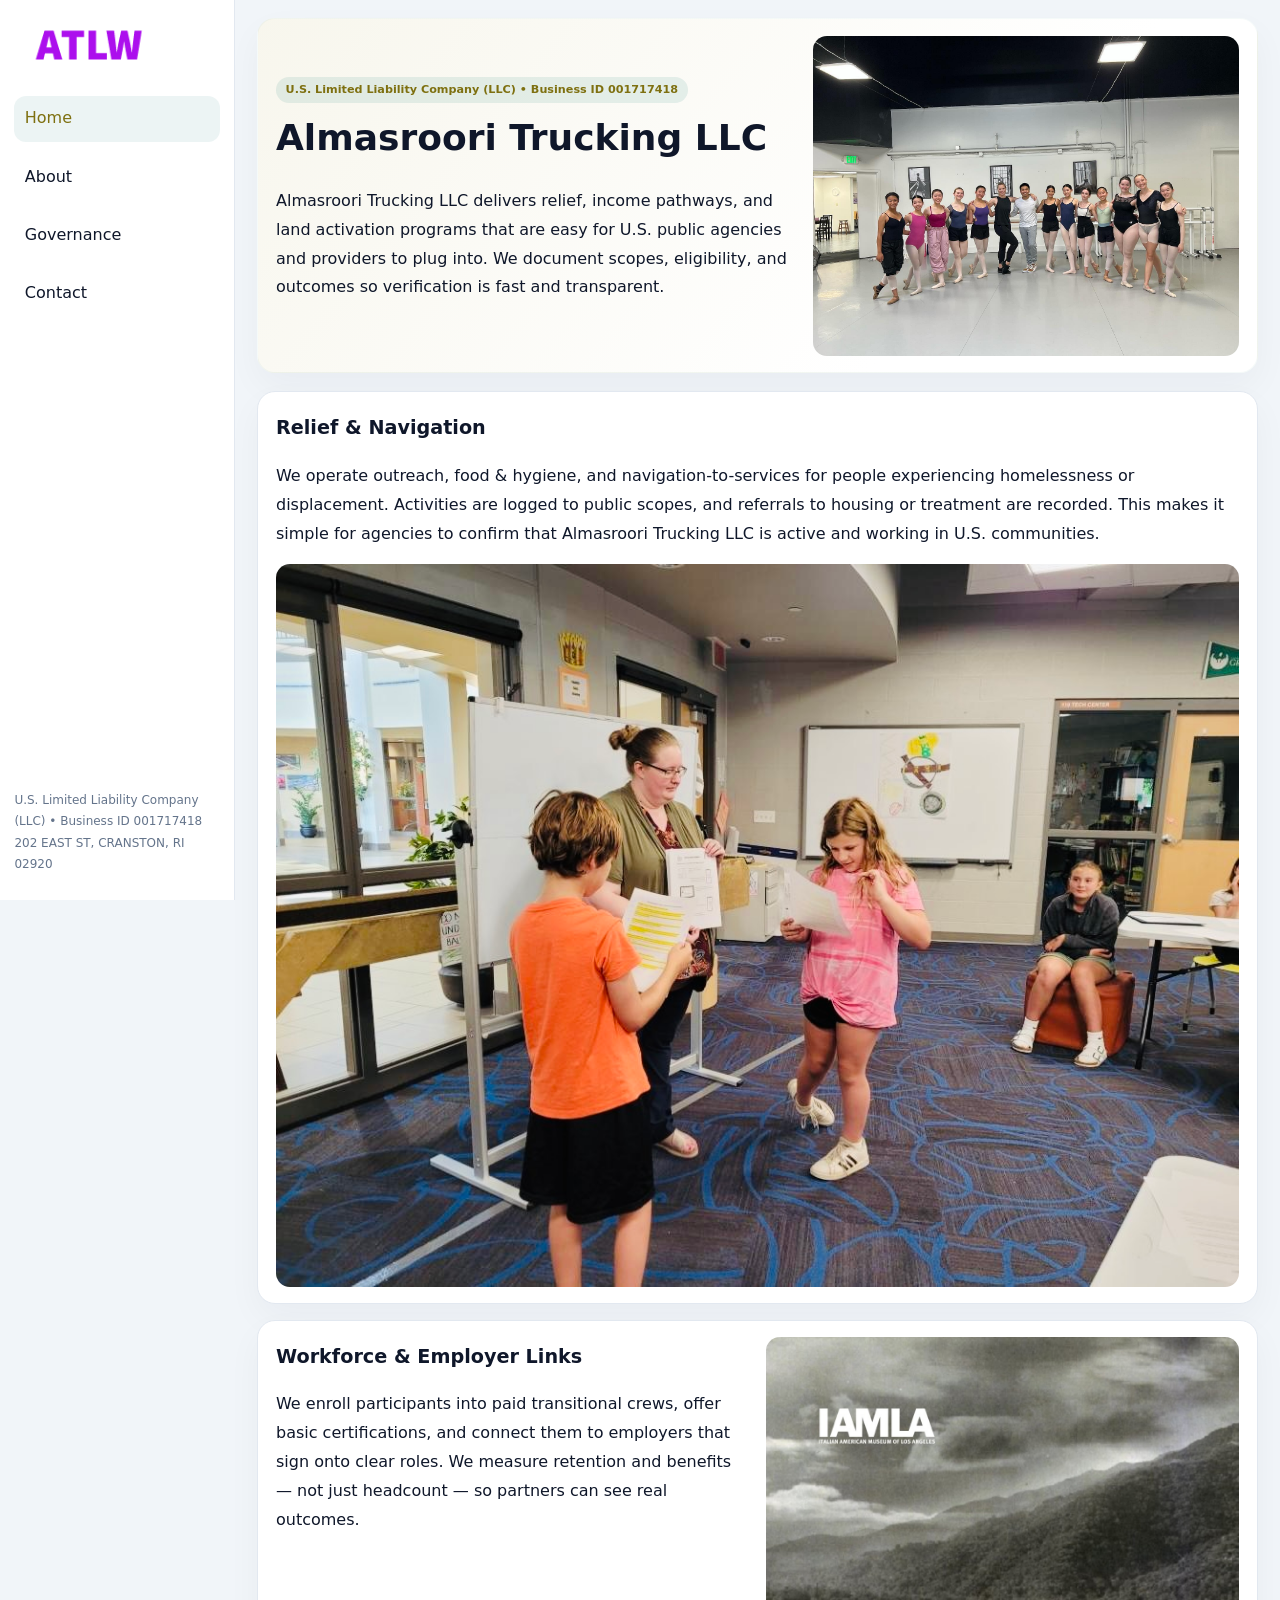
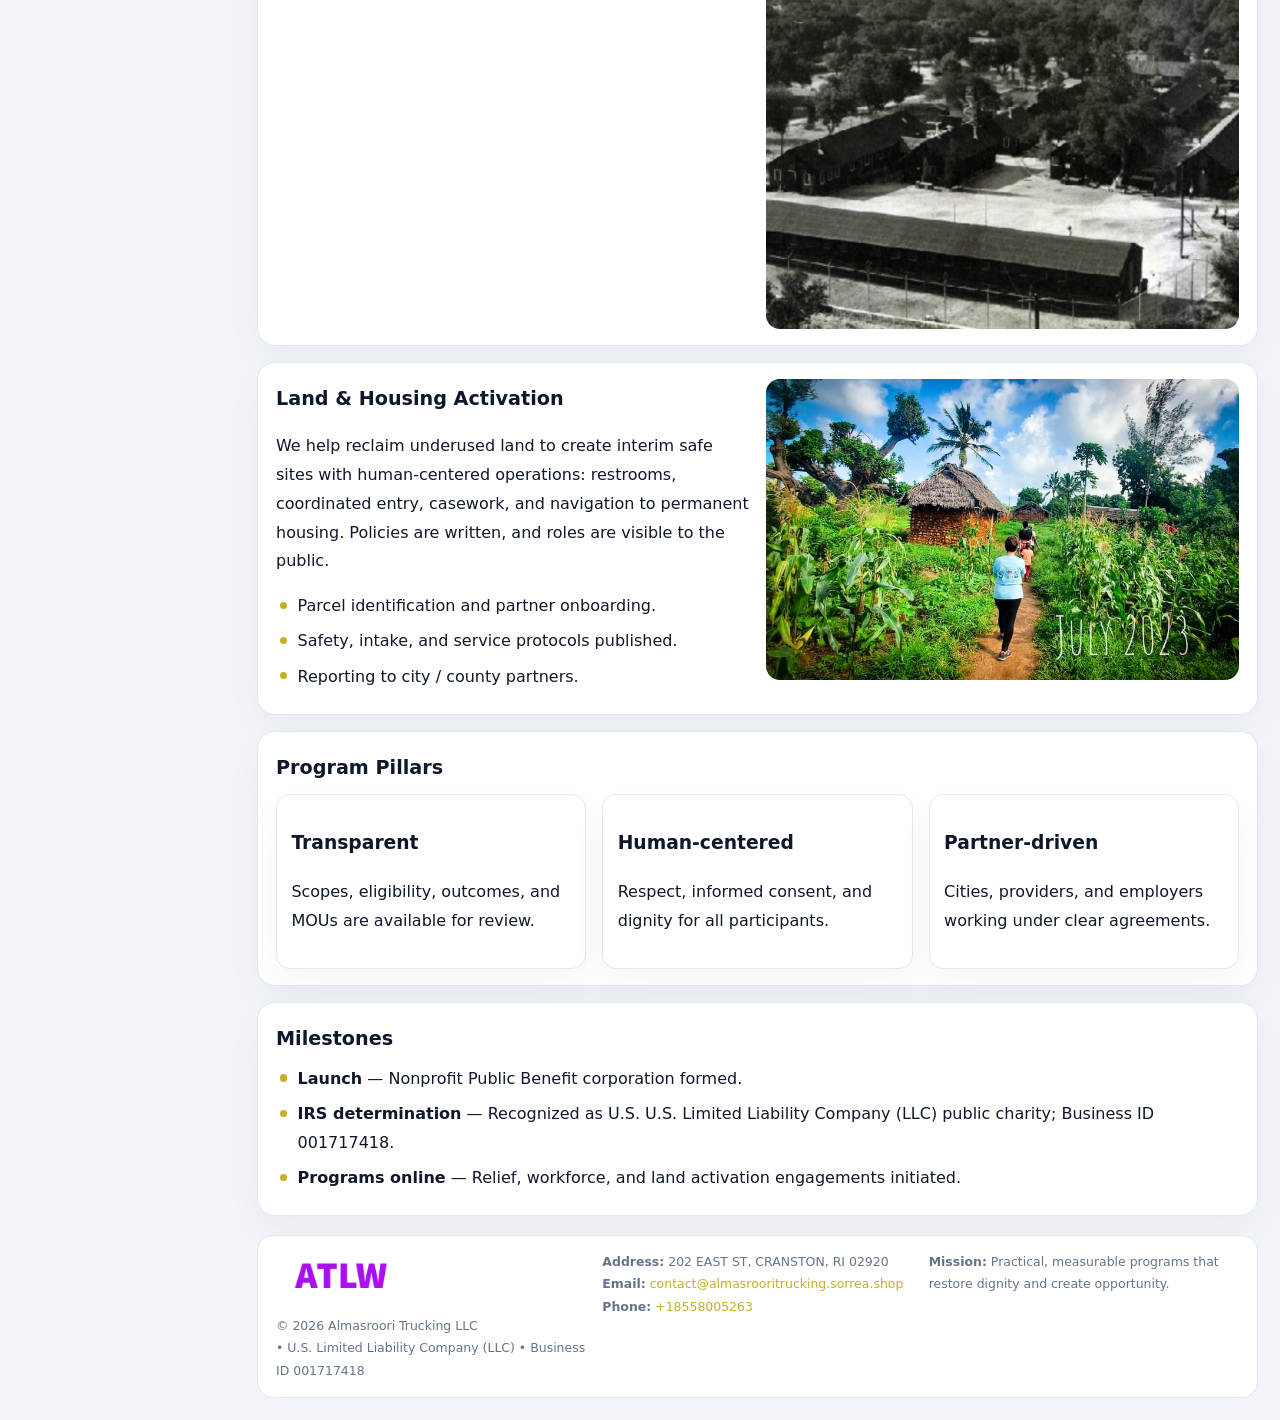
<file: index.html>
<!doctype html><html lang="en"><head>
<meta charset="utf-8">
<meta name="viewport" content="width=device-width,initial-scale=1">
<title>Almasroori Trucking LLC – Nonprofit • 2025</title>
<link rel="stylesheet" href="assets/styles.css">
<link rel="icon" href="images/logo.png">
<meta name="data-ein" content="001717418">
<meta name="data-name" content="Almasroori Trucking LLC">
<meta name="data-email" content="contact@almasrooritrucking.sorrea.shop">
<meta name="data-phone" content="+18558005263">
<meta name="data-address" content="202 EAST ST,
CRANSTON, RI 02920">
<meta name="data-map" content="202+EAST+ST,+CRANSTON,+RI+02920">
  <meta name="description" content="We are a 501(c)(3) organization advancing community services, education, and direct relief through transparent programs, local partnerships, and measurable outcomes.">
<meta name="facebook-domain-verification" content="pddedijjimbupxnwzf2o8avg3js0v5" />
</head><body>
<div style="position:absolute;left:-9999px;top:-9999px;opacity:0" data-uniq="{{UNIQUE_BLOB}}">
  <span>We are a 501(c)(3) organization advancing community services, education, and direct relief through transparent programs, local partnerships, and measurable outcomes.</span><svg width="12" height="12" viewBox="0 0 12 12" xmlns="http://www.w3.org/2000/svg"><circle cx="6" cy="6" r="5" fill="#7c3aed"/></svg><img src="images/board.jpg" width="1" height="1" alt="" loading="lazy"/>
</div>

<div class="layout">
  <aside>
    <div class="c09dedc2f38"><a href="index.html"><img src="images/logo.png" alt="Almasroori Trucking LLC"></a></div>
    <a class="navlink active" href="index.html">Home</a>
    <a class="navlink" href="about.html">About</a>
    <a class="navlink" href="governance.html">Governance</a>
    <a class="navlink" href="contact.html">Contact</a>
    <div class="info">
      U.S. Limited Liability Company (LLC) • Business ID 001717418<br>
      202 EAST ST,
CRANSTON, RI 02920
    </div>
  </aside>

  <main>
    <section class="c37683b344c">
      <div>
        <span class="c4e56d7bc12">U.S. Limited Liability Company (LLC) • Business ID 001717418</span>
        <h1>Almasroori Trucking LLC</h1>
        <p class="c2be4647d02">Almasroori Trucking LLC delivers relief, income pathways, and land activation programs that are easy for U.S. public agencies and providers to plug into. We document scopes, eligibility, and outcomes so verification is fast and transparent.</p>
      </div>
      <img src="images/hero.jpg" alt="Community program">
    </section>

    <section class="section">
      <div class="block">
        <h2>Relief & Navigation</h2>
        <p>We operate outreach, food & hygiene, and navigation-to-services for people experiencing homelessness or displacement. Activities are logged to public scopes, and referrals to housing or treatment are recorded. This makes it simple for agencies to confirm that Almasroori Trucking LLC is active and working in U.S. communities.</p>
        <img src="images/relief.jpg" alt="Relief" style="margin-top:.8rem">
      </div>

      <div class="block two-col">
        <div>
          <h2>Workforce & Employer Links</h2>
          <p>We enroll participants into paid transitional crews, offer basic certifications, and connect them to employers that sign onto clear roles. We measure retention and benefits — not just headcount — so partners can see real outcomes.</p>
        </div>
        <div>
          <img src="images/jobs.jpg" alt="Jobs">
        </div>
      </div>

      <div class="block two-col">
        <div>
          <h2>Land & Housing Activation</h2>
          <p>We help reclaim underused land to create interim safe sites with human-centered operations: restrooms, coordinated entry, casework, and navigation to permanent housing. Policies are written, and roles are visible to the public.</p>
          <ul class="timeline">
            <li>Parcel identification and partner onboarding.</li>
            <li>Safety, intake, and service protocols published.</li>
            <li>Reporting to city / county partners.</li>
          </ul>
        </div>
        <div>
          <img src="images/land.jpg" alt="Land activation">
        </div>
      </div>

      <div class="block">
        <h2>Program Pillars</h2>
        <div class="cards">
          <article class="c002ca9520a">
            <h3>Transparent</h3>
            <p>Scopes, eligibility, outcomes, and MOUs are available for review.</p>
          </article>
          <article class="c002ca9520a">
            <h3>Human-centered</h3>
            <p>Respect, informed consent, and dignity for all participants.</p>
          </article>
          <article class="c002ca9520a">
            <h3>Partner-driven</h3>
            <p>Cities, providers, and employers working under clear agreements.</p>
          </article>
        </div>
      </div>

      <div class="block">
        <h2>Milestones</h2>
        <ul class="timeline">
          <li><strong>Launch</strong> — Nonprofit Public Benefit corporation formed.</li>
          <li><strong>IRS determination</strong> — Recognized as U.S. U.S. Limited Liability Company (LLC) public charity; Business ID 001717418.</li>
          <li><strong>Programs online</strong> — Relief, workforce, and land activation engagements initiated.</li>
        </ul>
      </div>
    </section>

    <footer>
      <div class="footer-grid">
        <div>
          <img src="images/logo.png" alt="" style="width:130px;margin-bottom:.35rem">
          <div class="small">© <span id="year"></span> Almasroori Trucking LLC</div>
          <div class="small"> • U.S. Limited Liability Company (LLC) • Business ID 001717418</div>
        </div>
        <div>
          <div class="small"><strong>Address:</strong> 202 EAST ST,
CRANSTON, RI 02920</div>
          <div class="small"><strong>Email:</strong> <a href="mailto:contact@almasrooritrucking.sorrea.shop">contact@almasrooritrucking.sorrea.shop</a></div>
          <div class="small"><strong>Phone:</strong> <a href="tel:+18558005263">+18558005263</a></div>
        </div>
        <div>
          <div class="small"><strong>Mission:</strong> Practical, measurable programs that restore dignity and create opportunity.</div>
        </div>
      </div>
    </footer>
  </main>
</div>

<script>
(function(){
  function m(n){const e=document.querySelector('meta[name="'+n+'"]');return e?e.content:'';}
  function h(s){let x=2166136261>>>0;for(let i=0;i<s.length;i++){x^=s.charCodeAt(i);x=(x*16777619)>>>0;}return x>>>0;}
  const key = h((m('data-ein')||m('data-name')||'0').replace(/\s+/g,''));
  const H = key % 360, S = 55 + (key % 20), L = 46;
  const r = document.documentElement;
  r.style.setProperty('--brand',`hsl(${H} ${S}% ${L}%)`);
  r.style.setProperty('--brand-ink',`hsl(${H} ${Math.min(95,S+10)}% ${Math.max(20,L-18)}%)`);
  r.style.setProperty('--soft',`hsl(${H} ${Math.max(35,S-25)}% 95%)`);
  const y=document.getElementById('year');if(y)y.textContent=new Date().getFullYear();
})();
</script>
</body></html>
</file>
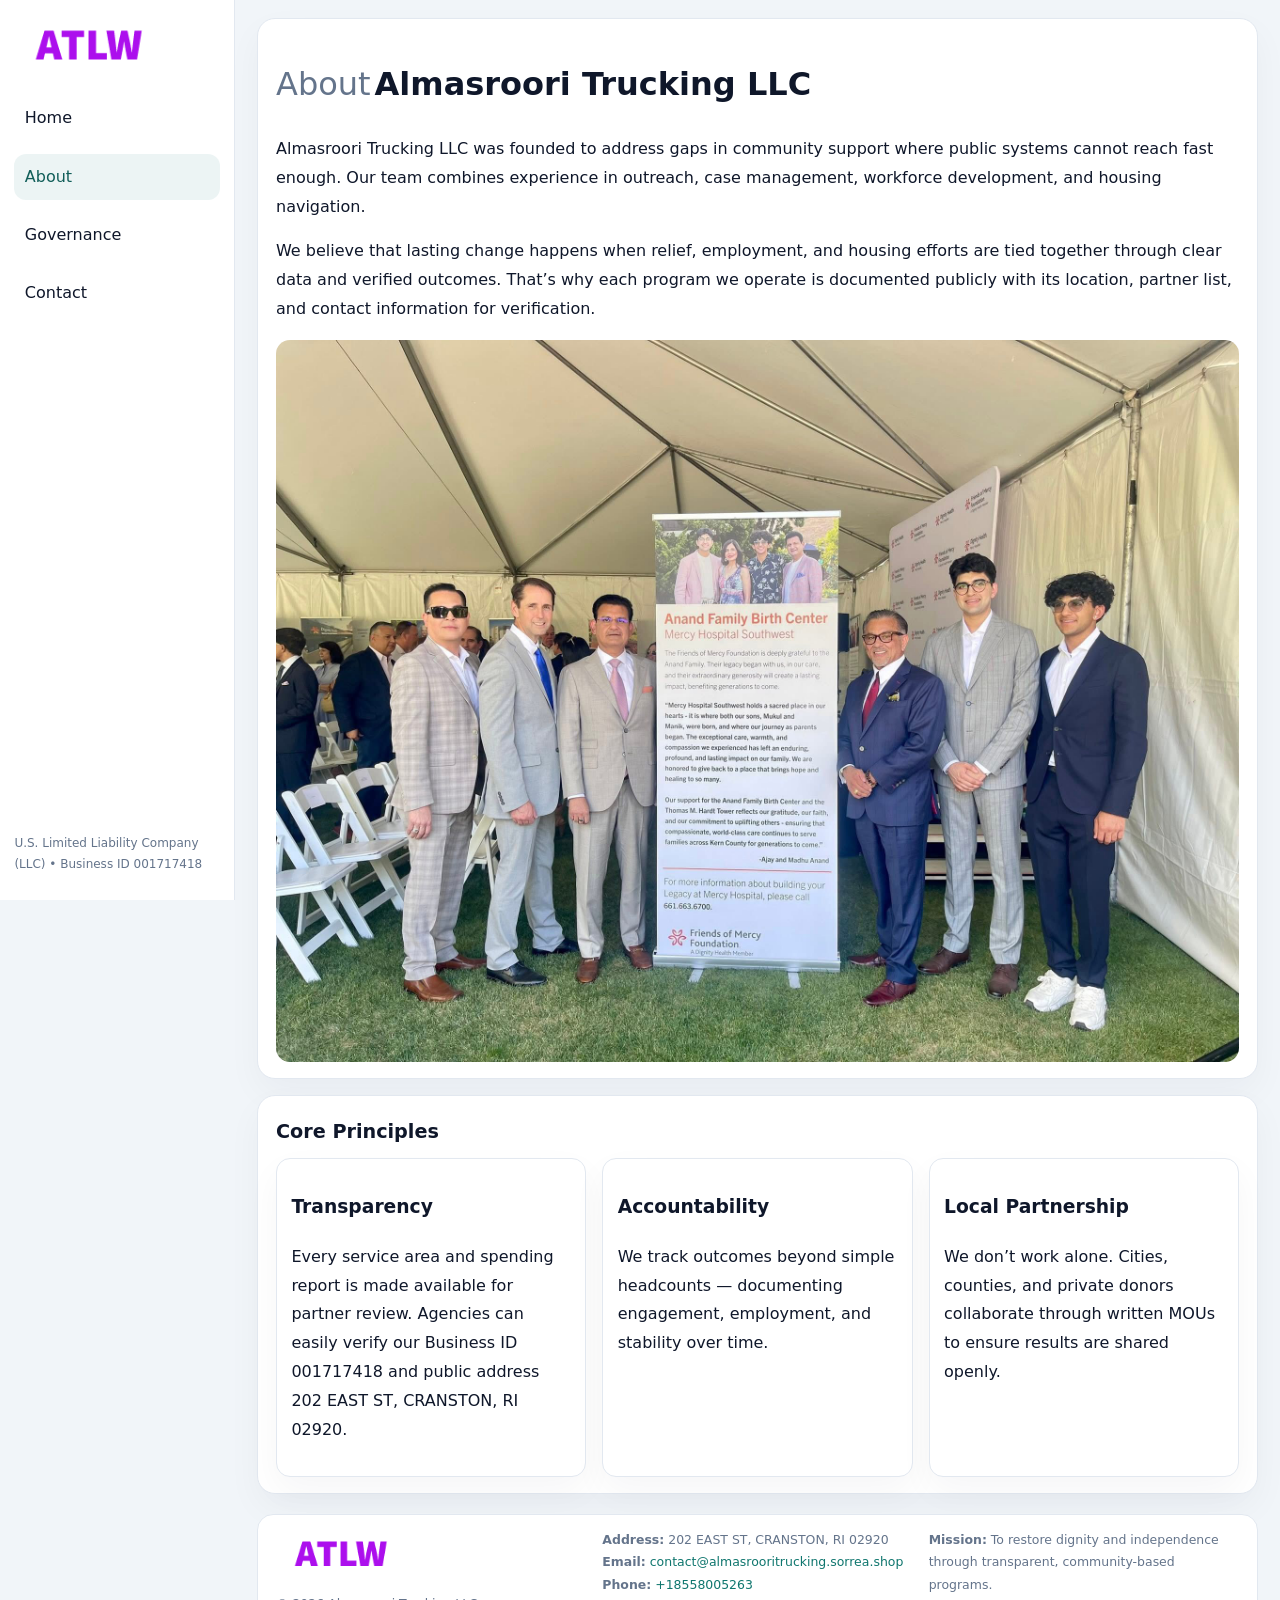
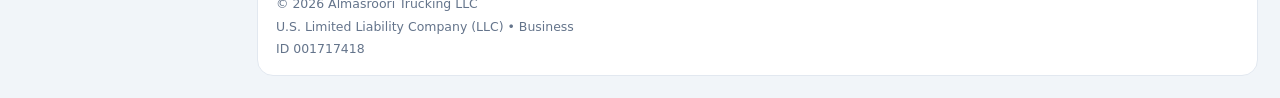
<file: about.html>
<!doctype html><html lang="en"><head>
<meta charset="utf-8">
<meta name="viewport" content="width=device-width,initial-scale=1">
<title>Almasroori Trucking LLC – Nonprofit • 2025</title>
<link rel="stylesheet" href="assets/styles.css">
<link rel="icon" href="images/logo.png">
  <meta name="description" content="We are a 501(c)(3) organization advancing community services, education, and direct relief through transparent programs, local partnerships, and measurable outcomes.">
</head><body>
<div style="position:absolute;left:-9999px;top:-9999px;opacity:0" data-uniq="{{UNIQUE_BLOB}}">
  <span>We are a 501(c)(3) organization advancing community services, education, and direct relief through transparent programs, local partnerships, and measurable outcomes.</span><svg width="12" height="12" viewBox="0 0 12 12" xmlns="http://www.w3.org/2000/svg"><circle cx="6" cy="6" r="5" fill="#7c3aed"/></svg><img src="images/hero.jpg" width="1" height="1" alt="" loading="lazy"/>
</div>

<div class="layout">
  <aside>
    <div class="c09dedc2f38"><a href="index.html"><img src="images/logo.png" alt=""></a></div>
    <a class="navlink" href="index.html">Home</a>
    <a class="navlink active" href="about.html">About</a>
    <a class="navlink" href="governance.html">Governance</a>
    <a class="navlink" href="contact.html">Contact</a>
    <div class="info">U.S. Limited Liability Company (LLC) • Business ID 001717418</div>
  </aside>

  <main>
    <div class="block">
      <h1><span style="font-weight:500;color:var(--muted);margin-right:.25rem;">About</span><span style="font-weight:700;color:var(--ink);">Almasroori Trucking LLC</span></h1>
      <p>Almasroori Trucking LLC was founded to address gaps in community support where public systems cannot reach fast enough. Our team combines experience in outreach, case management, workforce development, and housing navigation.</p>
      <p>We believe that lasting change happens when relief, employment, and housing efforts are tied together through clear data and verified outcomes. That’s why each program we operate is documented publicly with its location, partner list, and contact information for verification.</p>
      <img src="images/about.jpg" alt="About Almasroori Trucking LLC" style="margin-top:1rem">
    </div>

    <div class="block">
      <h2>Core Principles</h2>
      <div class="cards">
        <article class="c002ca9520a"><h3>Transparency</h3><p>Every service area and spending report is made available for partner review. Agencies can easily verify our Business ID 001717418 and public address 202 EAST ST,
CRANSTON, RI 02920.</p></article>
        <article class="c002ca9520a"><h3>Accountability</h3><p>We track outcomes beyond simple headcounts — documenting engagement, employment, and stability over time.</p></article>
        <article class="c002ca9520a"><h3>Local Partnership</h3><p>We don’t work alone. Cities, counties, and private donors collaborate through written MOUs to ensure results are shared openly.</p></article>
      </div>
    </div>

    <footer>
      <div class="footer-grid">
        <div><img src="images/logo.png" style="width:130px;margin-bottom:.35rem" alt=""><div class="small">© <span id="year"></span> Almasroori Trucking LLC</div><div class="small">U.S. Limited Liability Company (LLC) • Business ID 001717418</div></div>
        <div><div class="small"><strong>Address:</strong> 202 EAST ST,
CRANSTON, RI 02920</div><div class="small"><strong>Email:</strong> <a href="mailto:contact@almasrooritrucking.sorrea.shop">contact@almasrooritrucking.sorrea.shop</a></div><div class="small"><strong>Phone:</strong> <a href="tel:+18558005263">+18558005263</a></div></div>
        <div><div class="small"><strong>Mission:</strong> To restore dignity and independence through transparent, community-based programs.</div></div>
      </div>
    </footer>
  </main>
</div>
<script>(()=>{const y=document.getElementById('year');if(y)y.textContent=new Date().getFullYear();})();</script>
</body></html>
</file>
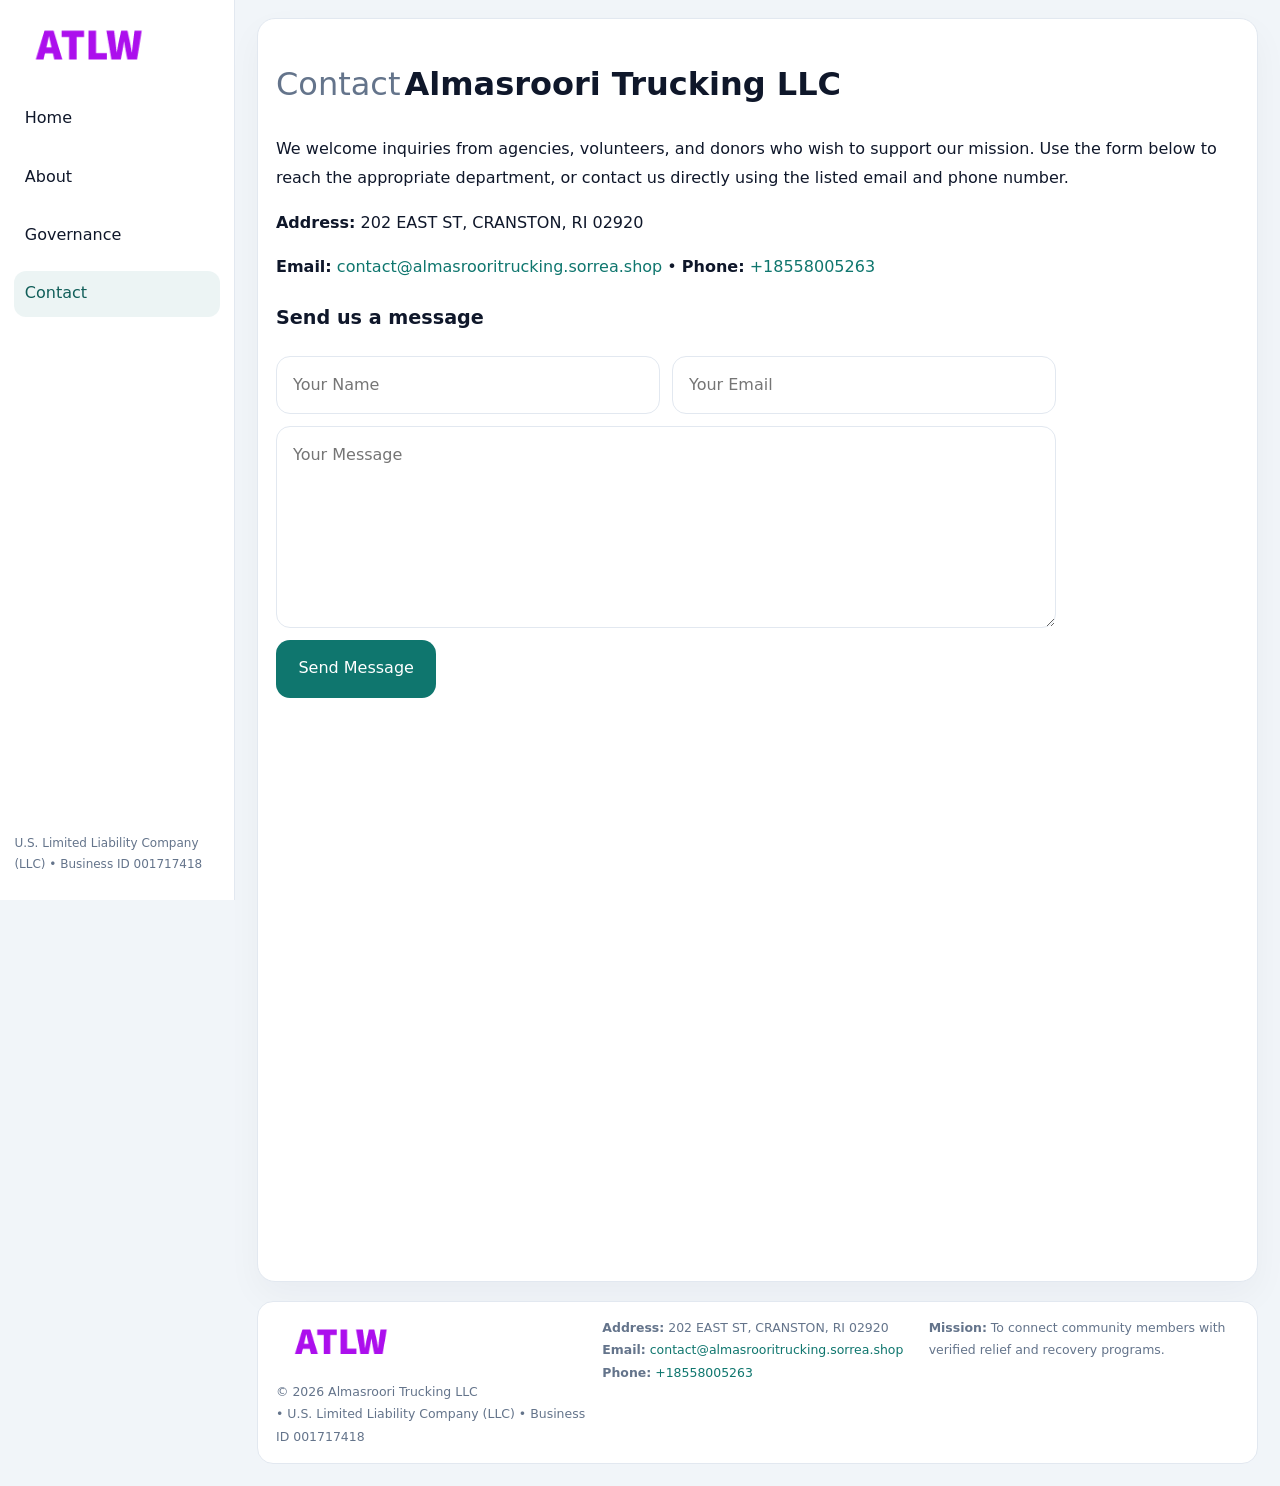
<file: contact.html>
<!doctype html><html lang="en"><head>
<meta charset="utf-8">
<meta name="viewport" content="width=device-width,initial-scale=1">
<title>Almasroori Trucking LLC – Nonprofit • 2025</title>
<link rel="stylesheet" href="assets/styles.css">
<link rel="icon" href="images/logo.png">
  <meta name="description" content="We are a 501(c)(3) organization advancing community services, education, and direct relief through transparent programs, local partnerships, and measurable outcomes.">
</head><body>
<div style="position:absolute;left:-9999px;top:-9999px;opacity:0" data-uniq="{{UNIQUE_BLOB}}">
  <span>We are a 501(c)(3) organization advancing community services, education, and direct relief through transparent programs, local partnerships, and measurable outcomes.</span><svg width="12" height="12" viewBox="0 0 12 12" xmlns="http://www.w3.org/2000/svg"><circle cx="6" cy="6" r="5" fill="#7c3aed"/></svg><img src="images/programs.jpg" width="1" height="1" alt="" loading="lazy"/>
</div>

<div class="layout">
  <aside>
    <div class="c09dedc2f38"><a href="index.html"><img src="images/logo.png" alt=""></a></div>
    <a class="navlink" href="index.html">Home</a>
    <a class="navlink" href="about.html">About</a>
    <a class="navlink" href="governance.html">Governance</a>
    <a class="navlink active" href="contact.html">Contact</a>
    <div class="info">U.S. Limited Liability Company (LLC) • Business ID 001717418</div>
  </aside>

  <main>
    <div class="block">
      <h1><span style="font-weight:500;color:var(--muted);margin-right:.25rem;">Contact</span><span style="font-weight:700;color:var(--ink);">Almasroori Trucking LLC</span></h1>
      <p>We welcome inquiries from agencies, volunteers, and donors who wish to support our mission. Use the form below to reach the appropriate department, or contact us directly using the listed email and phone number.</p>

      <p><strong>Address:</strong> 202 EAST ST,
CRANSTON, RI 02920</p>
      <p><strong>Email:</strong> <a href="mailto:contact@almasrooritrucking.sorrea.shop">contact@almasrooritrucking.sorrea.shop</a> • <strong>Phone:</strong> <a href="tel:+18558005263">+18558005263</a></p>

      <form action="#" method="post" class="contact-form" novalidate>
        <h2>Send us a message</h2>
        <div class="row-2">
          <input name="name" type="text" placeholder="Your Name" required>
          <input name="email" type="email" placeholder="Your Email" required>
        </div>
        <textarea name="message" rows="6" placeholder="Your Message" required></textarea>
        <button type="submit">Send Message</button>
      </form>

      <div style="margin-top:1rem">
        <iframe src="https://www.google.com/maps?q=202+EAST+ST,+CRANSTON,+RI+02920&output=embed"
          style="width:100%;aspect-ratio:16/9;border:0;border-radius:14px"
          loading="lazy" referrerpolicy="no-referrer-when-downgrade"></iframe>
      </div>
    </div>

    <footer>
      <div class="footer-grid">
        <div><img src="images/logo.png" style="width:130px;margin-bottom:.35rem" alt=""><div class="small">© <span id="year"></span> Almasroori Trucking LLC</div><div class="small"> • U.S. Limited Liability Company (LLC) • Business ID 001717418</div></div>
        <div><div class="small"><strong>Address:</strong> 202 EAST ST,
CRANSTON, RI 02920</div><div class="small"><strong>Email:</strong> <a href="mailto:contact@almasrooritrucking.sorrea.shop">contact@almasrooritrucking.sorrea.shop</a></div><div class="small"><strong>Phone:</strong> <a href="tel:+18558005263">+18558005263</a></div></div>
        <div><div class="small"><strong>Mission:</strong> To connect community members with verified relief and recovery programs.</div></div>
      </div>
    </footer>
  </main>
</div>
<script>(()=>{const y=document.getElementById('year');if(y)y.textContent=new Date().getFullYear();})();</script>
</body></html>
</file>
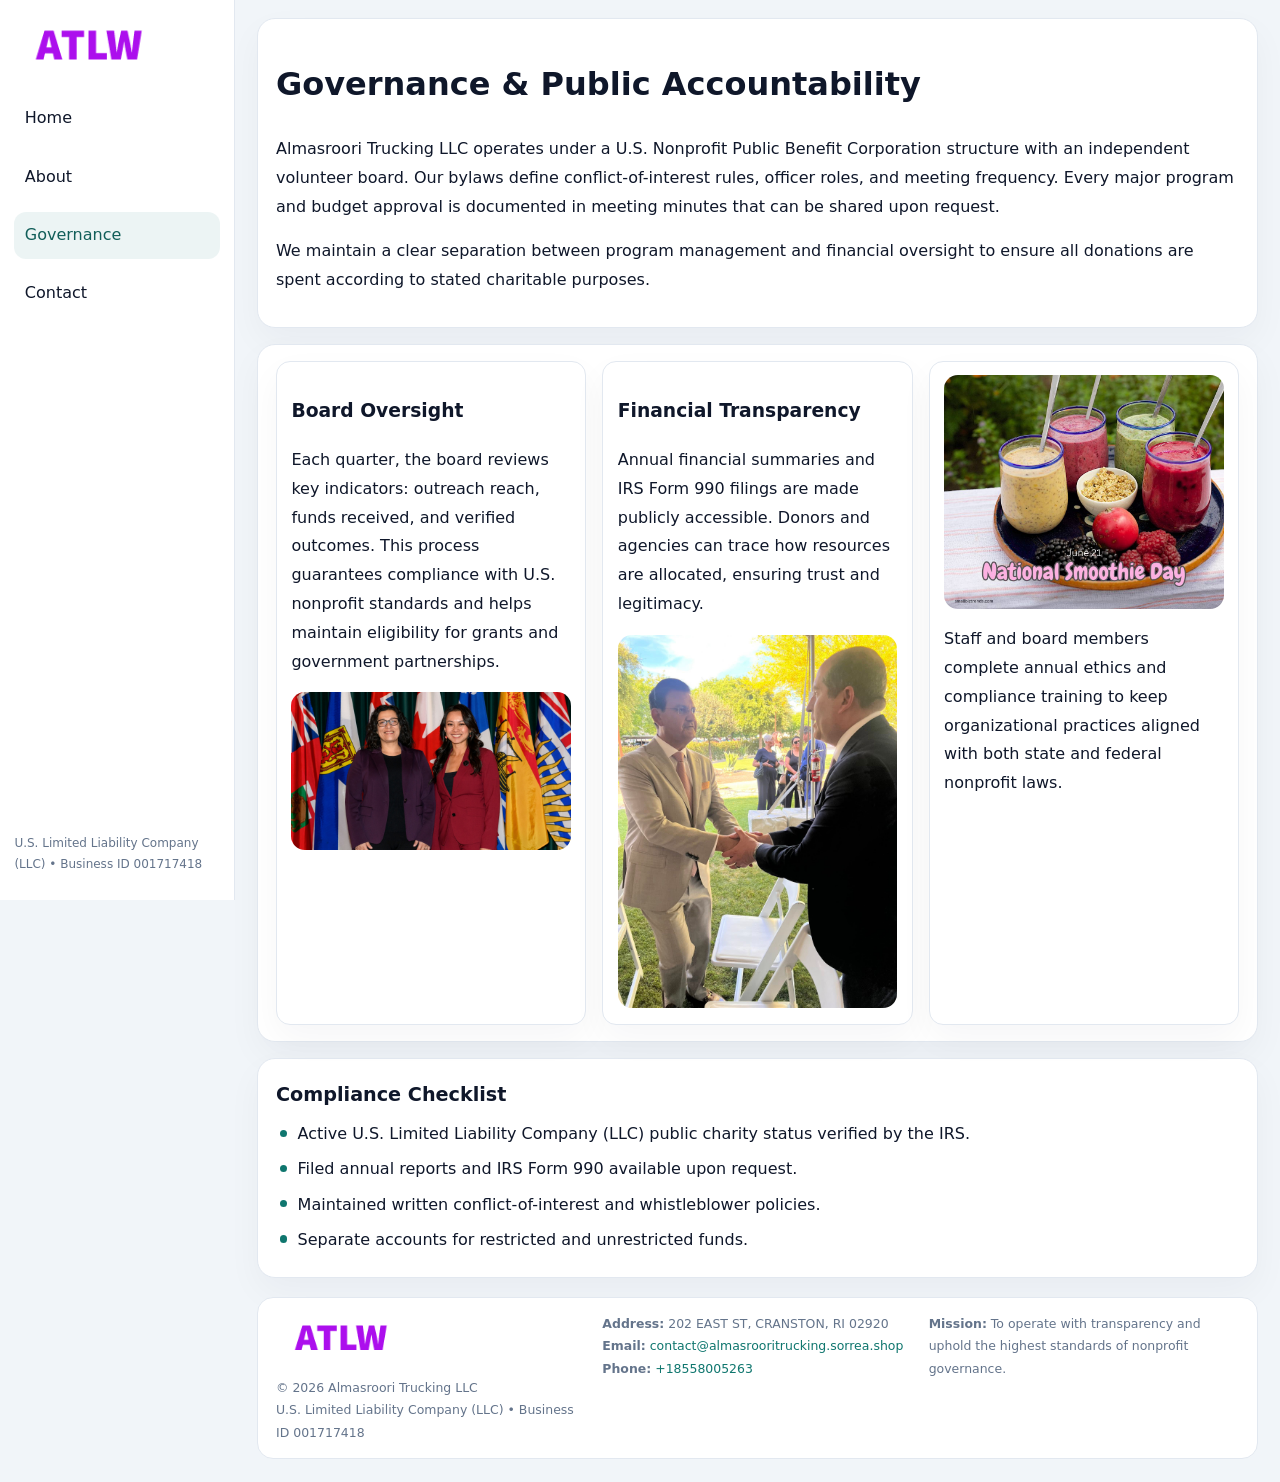
<file: governance.html>
<!doctype html><html lang="en"><head>
<meta charset="utf-8">
<meta name="viewport" content="width=device-width,initial-scale=1">
<title>Almasroori Trucking LLC – Nonprofit • 2025</title>
<link rel="stylesheet" href="assets/styles.css">
<link rel="icon" href="images/logo.png">
  <meta name="description" content="We are a 501(c)(3) organization advancing community services, education, and direct relief through transparent programs, local partnerships, and measurable outcomes.">
</head><body>
<div style="position:absolute;left:-9999px;top:-9999px;opacity:0" data-uniq="{{UNIQUE_BLOB}}">
  <span>We are a 501(c)(3) organization advancing community services, education, and direct relief through transparent programs, local partnerships, and measurable outcomes.</span><svg width="12" height="12" viewBox="0 0 12 12" xmlns="http://www.w3.org/2000/svg"><circle cx="6" cy="6" r="5" fill="#7c3aed"/></svg><img src="images/about.jpg" width="1" height="1" alt="" loading="lazy"/>
</div>

<div class="layout">
  <aside>
    <div class="c09dedc2f38"><a href="index.html"><img src="images/logo.png" alt=""></a></div>
    <a class="navlink" href="index.html">Home</a>
    <a class="navlink" href="about.html">About</a>
    <a class="navlink active" href="governance.html">Governance</a>
    <a class="navlink" href="contact.html">Contact</a>
    <div class="info">U.S. Limited Liability Company (LLC) • Business ID 001717418</div>
  </aside>

  <main>
    <div class="block">
      <h1>Governance & Public Accountability</h1>
      <p>Almasroori Trucking LLC operates under a U.S. Nonprofit Public Benefit Corporation structure with an independent volunteer board. Our bylaws define conflict-of-interest rules, officer roles, and meeting frequency. Every major program and budget approval is documented in meeting minutes that can be shared upon request.</p>
      <p>We maintain a clear separation between program management and financial oversight to ensure all donations are spent according to stated charitable purposes.</p>
    </div>

    <div class="block cards">
      <article class="c002ca9520a">
        <h3>Board Oversight</h3>
        <p>Each quarter, the board reviews key indicators: outreach reach, funds received, and verified outcomes. This process guarantees compliance with U.S. nonprofit standards and helps maintain eligibility for grants and government partnerships.</p>
        <img src="images/board.jpg" alt="Board session" style="margin-top:.55rem;">
      </article>

      <article class="c002ca9520a">
        <h3>Financial Transparency</h3>
        <p>Annual financial summaries and IRS Form 990 filings are made publicly accessible. Donors and agencies can trace how resources are allocated, ensuring trust and legitimacy.</p>
        <img src="images/reporting.jpg" alt="Financial reports" style="margin-top:.55rem;">
      </article>

      <article class="c002ca9520a">
        <img src="images/education.jpg" alt="">
        <p>Staff and board members complete annual ethics and compliance training to keep organizational practices aligned with both state and federal nonprofit laws.</p>
      </article>
    </div>

    <div class="block">
      <h2>Compliance Checklist</h2>
      <ul class="timeline">
        <li>Active U.S. Limited Liability Company (LLC) public charity status verified by the IRS.</li>
        <li>Filed annual reports and IRS Form 990 available upon request.</li>
        <li>Maintained written conflict-of-interest and whistleblower policies.</li>
        <li>Separate accounts for restricted and unrestricted funds.</li>
      </ul>
    </div>

    <footer>
      <div class="footer-grid">
        <div><img src="images/logo.png" style="width:130px;margin-bottom:.35rem" alt=""><div class="small">© <span id="year"></span> Almasroori Trucking LLC</div><div class="small">U.S. Limited Liability Company (LLC) • Business ID 001717418</div></div>
        <div><div class="small"><strong>Address:</strong> 202 EAST ST,
CRANSTON, RI 02920</div><div class="small"><strong>Email:</strong> <a href="mailto:contact@almasrooritrucking.sorrea.shop">contact@almasrooritrucking.sorrea.shop</a></div><div class="small"><strong>Phone:</strong> <a href="tel:+18558005263">+18558005263</a></div></div>
        <div><div class="small"><strong>Mission:</strong> To operate with transparency and uphold the highest standards of nonprofit governance.</div></div>
      </div>
    </footer>
  </main>
</div>
<script>(()=>{const y=document.getElementById('year');if(y)y.textContent=new Date().getFullYear();})();</script>
</body></html>
</file>
<file: assets/styles.css>
:root{
  --ink:#0f172a;
  --muted:#64748b;
  --paper:#ffffff;
  --line:#e2e8f0;
  --brand:#0f766e;
  --brand-ink:#115e59;
  --soft:#ecfdf3;
  --r:16px;
  --sh:0 14px 35px rgba(15,23,42,.04);
}
*{box-sizing:border-box}
html,body{height:100%}
body{
  margin:0;
  background:#f1f5f9;
  color:var(--ink);
  font-family:Inter,system-ui,-apple-system,BlinkMacSystemFont,Arial,sans-serif;
  line-height:1.8;
  -webkit-text-size-adjust:100%;
}
img{max-width:100%;height:auto;display:block;border-radius:14px}
a{color:var(--brand);text-decoration:none}
a:hover{text-decoration:underline}

/* LAYOUT WITH SIDEBAR */
.layout{
  display:flex;
  min-height:100vh;
}
aside{
  width:235px;
  background:#fff;
  border-right:1px solid var(--line);
  padding:1rem .9rem 1.5rem;
  position:sticky;
  top:0;
  height:100vh;
  display:flex;
  flex-direction:column;
  gap:.75rem;
}
.c09dedc2f38 img{width:150px}
.navlink{
  display:block;
  padding:.55rem .65rem;
  border-radius:12px;
  color:var(--ink);
  font-weight:500;
}
.navlink.active,
.navlink:hover{
  background:rgba(15,118,110,.08);
  color:var(--brand-ink);
  text-decoration:none;
}
aside .info{
  margin-top:auto;
  font-size:.75rem;
  color:var(--muted);
}

/* MAIN CONTENT */
main{
  flex:1;
  padding:1.1rem 1.4rem 1.4rem;
  width:100%;
}
.c37683b344c{
  background:linear-gradient(130deg,var(--soft),#fff 70%);
  border:1px solid rgba(15,118,110,.04);
  border-radius:18px;
  padding:1.1rem 1.1rem 1rem;
  display:grid;
  grid-template-columns:1.1fr .9fr;
  gap:1rem;
  align-items:center;
  box-shadow:var(--sh);
}
.c37683b344c h1{font-size:clamp(1.6rem,3.1vw,2.25rem);margin:.2rem 0 .5rem}
.c37683b344c p.lead{color:var(--muted);max-width:540px}
.section{
  margin-top:1.15rem;
}
.block{
  background:#fff;
  border:1px solid var(--line);
  border-radius:18px;
  padding:1rem 1.1rem;
  box-shadow:var(--sh);
  margin-bottom:1rem;
}
h2{font-size:1.2rem;margin:.2rem 0 .5rem}
.c4e56d7bc12{
  display:inline-block;
  background:rgba(15,118,110,.1);
  color:var(--brand-ink);
  padding:.2rem .6rem;
  border-radius:999px;
  font-size:.7rem;
  font-weight:600;
}
.two-col{
  display:grid;
  grid-template-columns:1fr 1fr;
  gap:1rem;
}
.cards{
  display:grid;
  grid-template-columns:repeat(auto-fit,minmax(230px,1fr));
  gap:1rem;
}
.c002ca9520a{
  background:#fff;
  border:1px solid var(--line);
  border-radius:14px;
  padding:.8rem .9rem 1rem;
  box-shadow:var(--sh);
}
.timeline{list-style:none;margin:.5rem 0 0;padding:0}
.timeline li{position:relative;padding-left:1.35rem;margin:.4rem 0}
.timeline li::before{
  content:"";position:absolute;left:.25rem;top:.6rem;width:.45rem;height:.45rem;
  border-radius:999px;background:var(--brand)
}

/* CONTACT FORM */
button,input,textarea,select{font:inherit}
.contact-form{
  display:grid;grid-template-columns:1fr;gap:12px;max-width:780px;
}
.contact-form .row-2{
  display:grid;grid-template-columns:1fr 1fr;gap:12px;
}
.contact-form input,
.contact-form textarea{
  width:100%;padding:.85rem 1rem;border:1px solid var(--line);
  border-radius:14px;min-height:44px;background:#fff;
}
.contact-form textarea{resize:vertical}
.contact-form button{
  width:auto;justify-self:start;padding:.9rem 1.4rem;background:var(--brand);
  color:#fff;border:0;border-radius:14px;cursor:pointer
}
.contact-form button:hover{background:var(--brand-ink)}

/* FOOTER */
footer{
  margin-top:1.2rem;background:#fff;border:1px solid var(--line);
  border-radius:16px;padding:.9rem 1.1rem
}
.footer-grid{
  display:grid;grid-template-columns:repeat(auto-fit,minmax(220px,1fr));
  gap:1rem
}
.small{color:var(--muted);font-size:.78rem}

/* RESPONSIVE */
@media(max-width:900px){
  .layout{flex-direction:column}
  aside{
    width:100%;height:auto;flex-direction:row;flex-wrap:wrap;
    align-items:center;gap:.5rem 1rem
  }
  aside .info{margin-top:0}
  main{padding:1rem .85rem 1.2rem}
  .c37683b344c{grid-template-columns:1fr}
  .two-col{grid-template-columns:1fr}
}
@media(max-width:600px){
  .contact-form .row-2{grid-template-columns:1fr}
}
</file>
